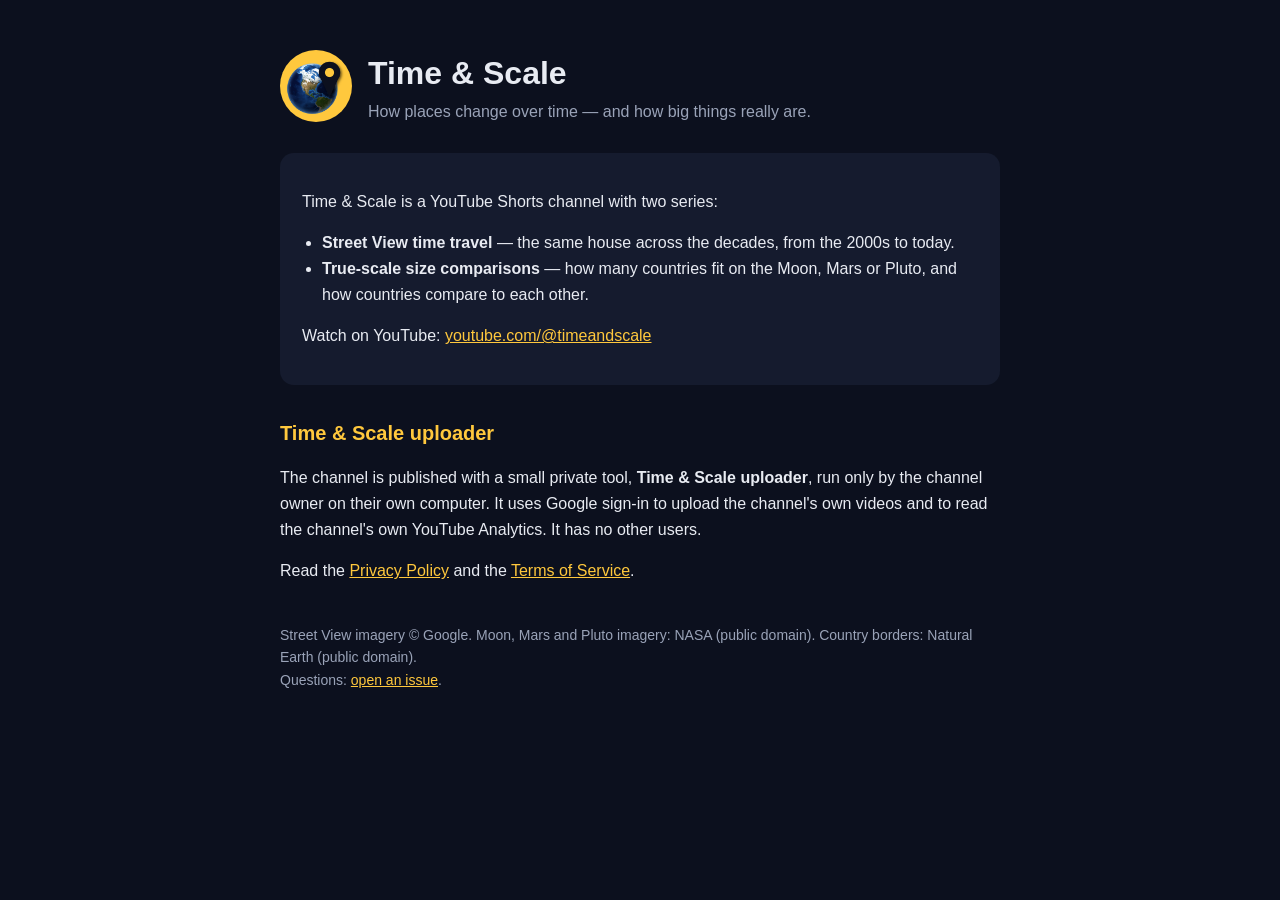
<file: index.html>
<!doctype html>
<html lang="en"><head><meta charset="utf-8"><meta name="viewport" content="width=device-width, initial-scale=1">
<title>Time &amp; Scale</title><meta name="description" content="Time &amp; Scale — how places change over time, and how big things really are.">
<link rel="icon" href="favicon.png"><link rel="stylesheet" href="style.css"></head>
<body><main>
<header><img src="logo.png" alt="Time &amp; Scale logo"><div><h1>Time &amp; Scale</h1>
<div class="muted">How places change over time — and how big things really are.</div></div></header>
<div class="card">
<p>Time &amp; Scale is a YouTube Shorts channel with two series:</p>
<ul><li><b>Street View time travel</b> — the same house across the decades, from the 2000s to today.</li>
<li><b>True-scale size comparisons</b> — how many countries fit on the Moon, Mars or Pluto, and how countries compare to each other.</li></ul>
<p>Watch on YouTube: <a href="https://www.youtube.com/@timeandscale">youtube.com/@timeandscale</a></p>
</div>
<h2>Time &amp; Scale uploader</h2>
<p>The channel is published with a small private tool, <b>Time &amp; Scale uploader</b>, run only by the channel owner on their own computer.
It uses Google sign-in to upload the channel's own videos and to read the channel's own YouTube Analytics. It has no other users.</p>
<p>Read the <a href="privacy.html">Privacy Policy</a> and the <a href="terms.html">Terms of Service</a>.</p>
<footer>Street View imagery © Google. Moon, Mars and Pluto imagery: NASA (public domain). Country borders: Natural Earth (public domain).<br>
Questions: <a href="https://github.com/timeandscale/timeandscale.github.io/issues">open an issue</a>.</footer>
</main></body></html>
</file>
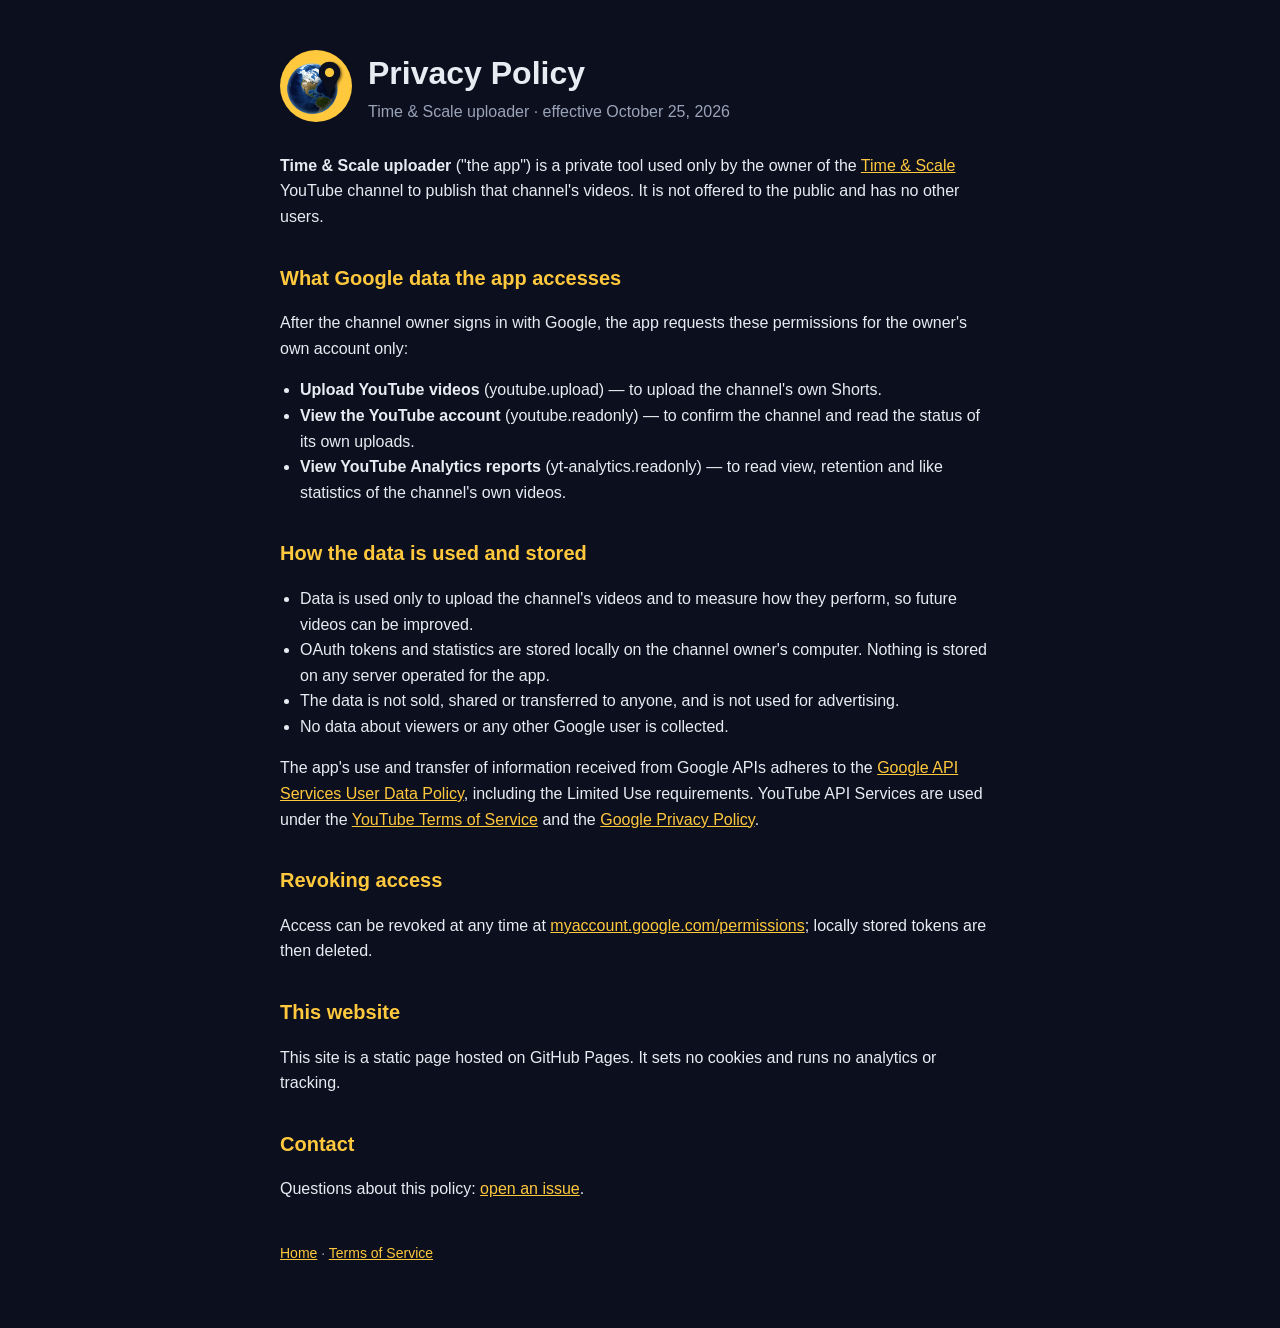
<file: privacy.html>
<!doctype html>
<html lang="en"><head><meta charset="utf-8"><meta name="viewport" content="width=device-width, initial-scale=1">
<title>Privacy Policy — Time &amp; Scale uploader</title><link rel="icon" href="favicon.png"><link rel="stylesheet" href="style.css"></head>
<body><main>
<header><img src="logo.png" alt="Time &amp; Scale logo"><div><h1>Privacy Policy</h1><div class="muted">Time &amp; Scale uploader · effective October 25, 2026</div></div></header>
<p><b>Time &amp; Scale uploader</b> ("the app") is a private tool used only by the owner of the
<a href="https://www.youtube.com/@timeandscale">Time &amp; Scale</a> YouTube channel to publish that channel's videos. It is not offered to the public and has no other users.</p>
<h2>What Google data the app accesses</h2>
<p>After the channel owner signs in with Google, the app requests these permissions for the owner's own account only:</p>
<ul><li><b>Upload YouTube videos</b> (youtube.upload) — to upload the channel's own Shorts.</li>
<li><b>View the YouTube account</b> (youtube.readonly) — to confirm the channel and read the status of its own uploads.</li>
<li><b>View YouTube Analytics reports</b> (yt-analytics.readonly) — to read view, retention and like statistics of the channel's own videos.</li></ul>
<h2>How the data is used and stored</h2>
<ul><li>Data is used only to upload the channel's videos and to measure how they perform, so future videos can be improved.</li>
<li>OAuth tokens and statistics are stored locally on the channel owner's computer. Nothing is stored on any server operated for the app.</li>
<li>The data is not sold, shared or transferred to anyone, and is not used for advertising.</li>
<li>No data about viewers or any other Google user is collected.</li></ul>
<p>The app's use and transfer of information received from Google APIs adheres to the
<a href="https://developers.google.com/terms/api-services-user-data-policy">Google API Services User Data Policy</a>, including the Limited Use requirements.
YouTube API Services are used under the <a href="https://www.youtube.com/t/terms">YouTube Terms of Service</a> and the
<a href="https://policies.google.com/privacy">Google Privacy Policy</a>.</p>
<h2>Revoking access</h2>
<p>Access can be revoked at any time at <a href="https://myaccount.google.com/permissions">myaccount.google.com/permissions</a>; locally stored tokens are then deleted.</p>
<h2>This website</h2>
<p>This site is a static page hosted on GitHub Pages. It sets no cookies and runs no analytics or tracking.</p>
<h2>Contact</h2>
<p>Questions about this policy: <a href="https://github.com/timeandscale/timeandscale.github.io/issues">open an issue</a>.</p>
<footer><a href="index.html">Home</a> · <a href="terms.html">Terms of Service</a></footer>
</main></body></html>
</file>
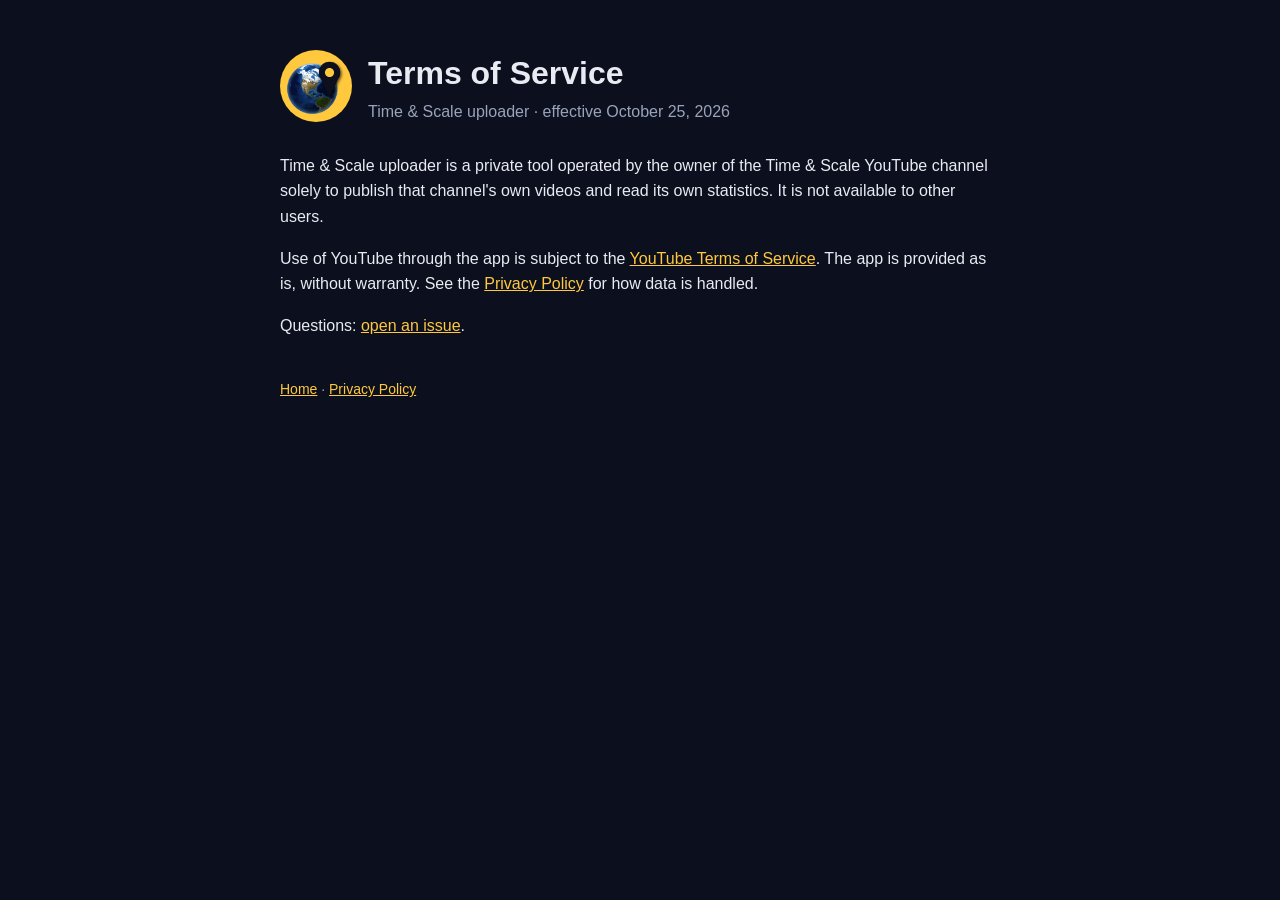
<file: terms.html>
<!doctype html>
<html lang="en"><head><meta charset="utf-8"><meta name="viewport" content="width=device-width, initial-scale=1">
<title>Terms of Service — Time &amp; Scale uploader</title><link rel="icon" href="favicon.png"><link rel="stylesheet" href="style.css"></head>
<body><main>
<header><img src="logo.png" alt="Time &amp; Scale logo"><div><h1>Terms of Service</h1><div class="muted">Time &amp; Scale uploader · effective October 25, 2026</div></div></header>
<p>Time &amp; Scale uploader is a private tool operated by the owner of the Time &amp; Scale YouTube channel solely to publish that channel's own videos and read its own statistics. It is not available to other users.</p>
<p>Use of YouTube through the app is subject to the <a href="https://www.youtube.com/t/terms">YouTube Terms of Service</a>.
The app is provided as is, without warranty. See the <a href="privacy.html">Privacy Policy</a> for how data is handled.</p>
<p>Questions: <a href="https://github.com/timeandscale/timeandscale.github.io/issues">open an issue</a>.</p>
<footer><a href="index.html">Home</a> · <a href="privacy.html">Privacy Policy</a></footer>
</main></body></html>
</file>
<file: style.css>
:root { --bg:#0c101e; --fg:#e8ebf2; --muted:#9aa3b8; --accent:#ffc83d; --card:#151b2e; }
* { box-sizing:border-box; }
body { margin:0; background:var(--bg); color:var(--fg); font:16px/1.6 -apple-system, "Segoe UI", Roboto, Helvetica, Arial, sans-serif; }
main { max-width:760px; margin:0 auto; padding:48px 20px 64px; }
header { display:flex; align-items:center; gap:16px; margin-bottom:28px; }
header img { width:72px; height:72px; border-radius:50%; }
h1 { margin:0; font-size:32px; } h2 { margin-top:32px; font-size:20px; color:var(--accent); }
a { color:var(--accent); } .muted { color:var(--muted); }
.card { background:var(--card); border-radius:14px; padding:20px 22px; margin:18px 0; }
footer { margin-top:40px; font-size:14px; color:var(--muted); }
ul { padding-left:20px; }
</file>
